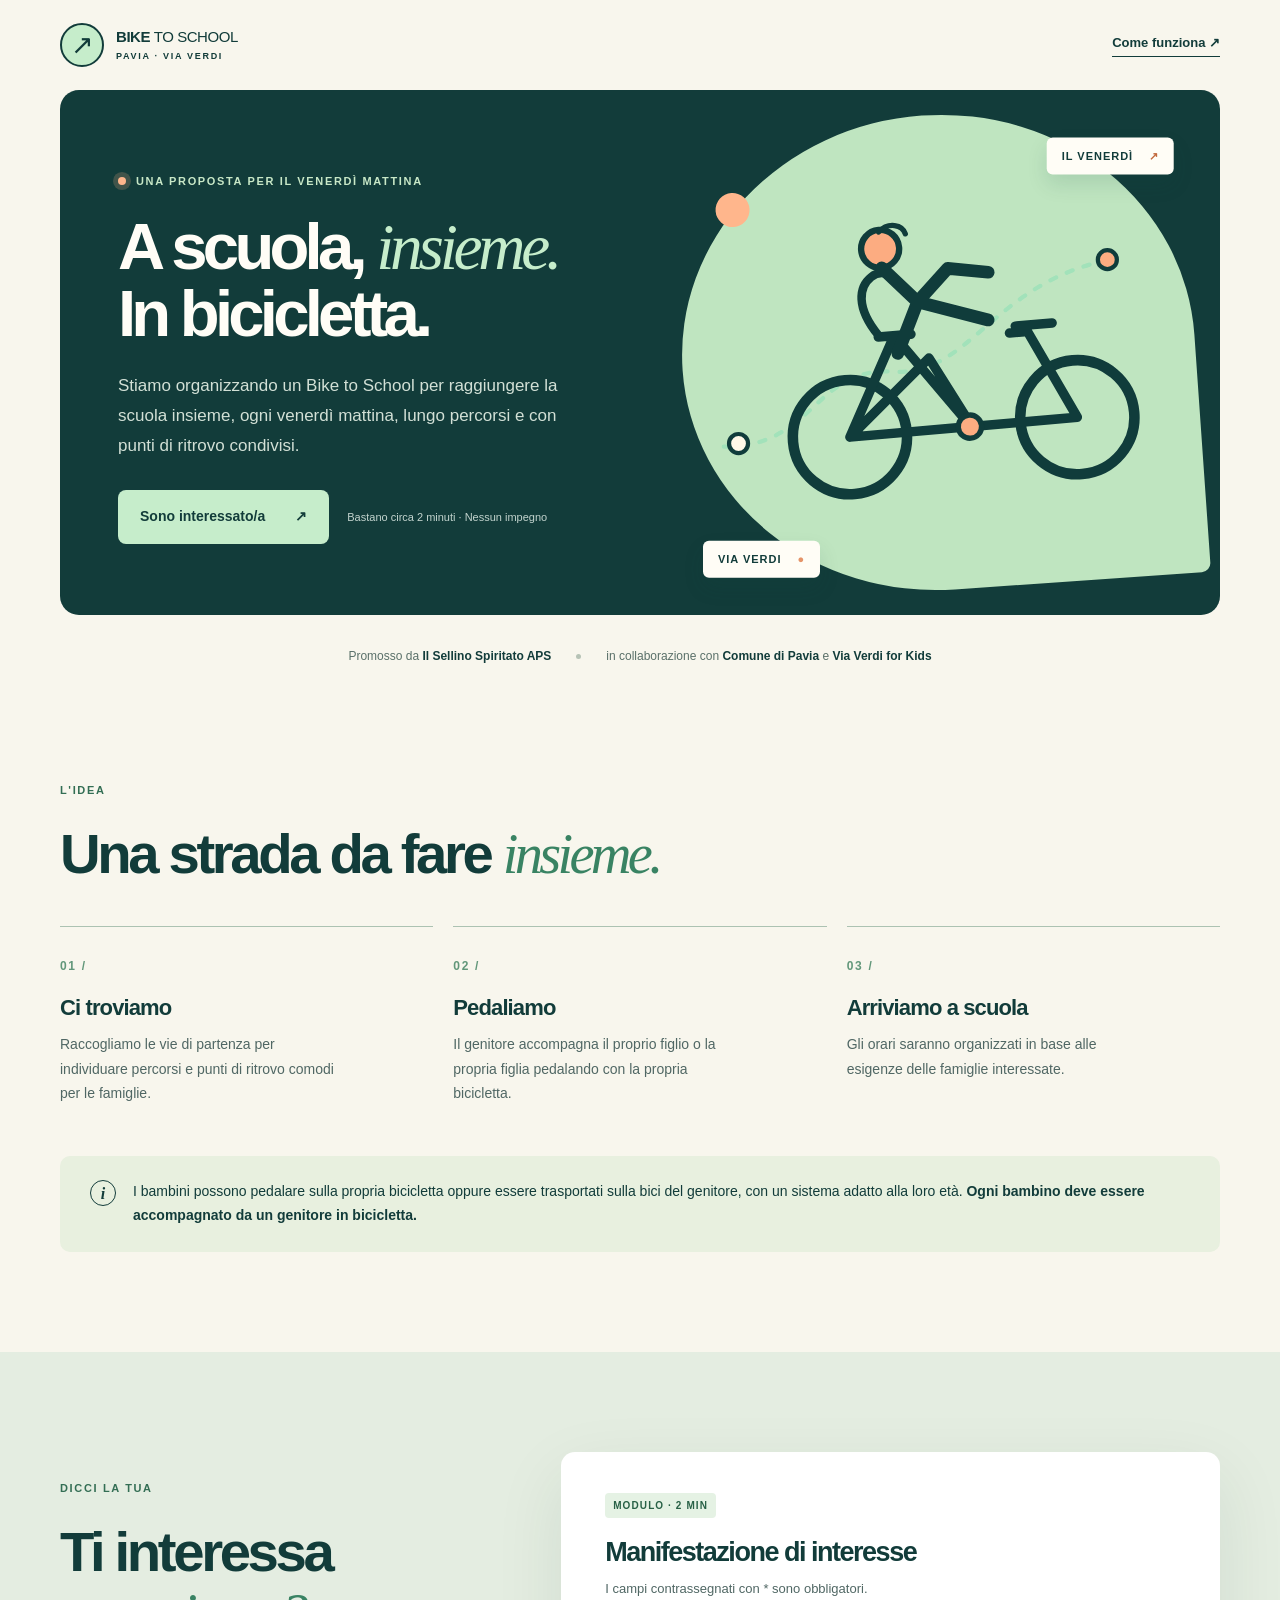
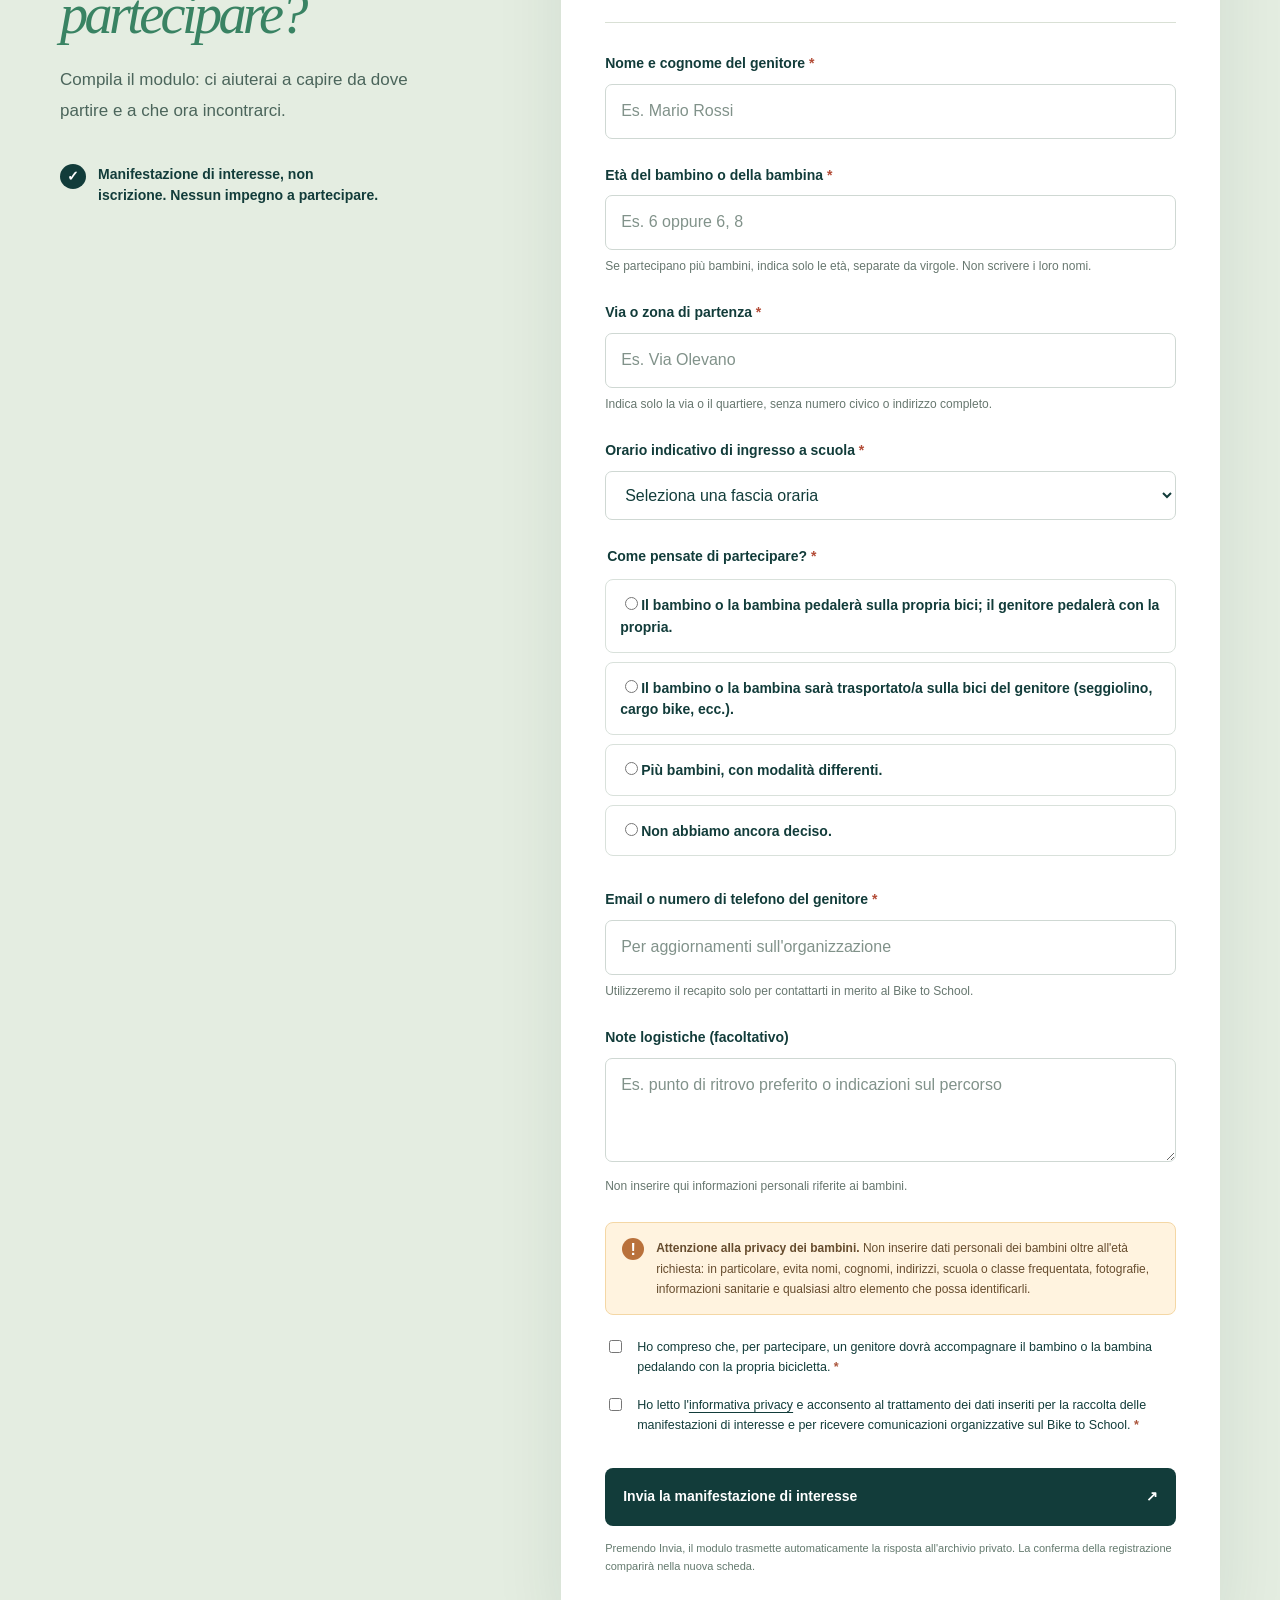
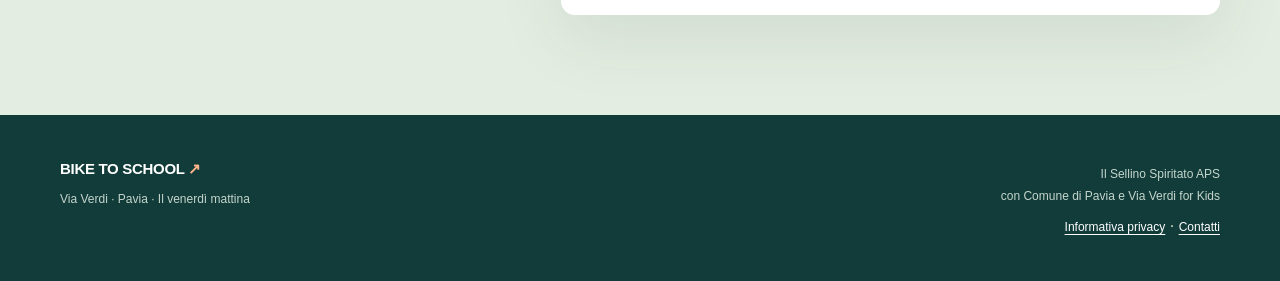
<file: index.html>
<!doctype html>
<html lang="it">
<head>
  <meta charset="utf-8">
  <meta name="viewport" content="width=device-width, initial-scale=1">
  <meta name="theme-color" content="#103c3b">
  <meta name="description" content="Bike to School – Via Verdi, Pavia. Manifestazione di interesse per andare a scuola insieme in bicicletta il venerdì mattina.">
  <title>Bike to School · Via Verdi, Pavia</title>
  <link rel="stylesheet" href="./style.css">
  <script src="./config.js" defer></script>
  <script src="./app.js" defer></script>
</head>
<body>
<a class="skip" href="#modulo">Vai al modulo</a>
<header class="topbar wrap">
  <a class="brand" href="./" aria-label="Bike to School Via Verdi, homepage"><span class="brand-mark" aria-hidden="true">↗</span><span>BIKE <span class="brand-light">TO SCHOOL</span><small>PAVIA · VIA VERDI</small></span></a>
  <a class="navlink" href="#come-funziona">Come funziona <span aria-hidden="true">↗</span></a>
</header>
<main>
  <section class="hero wrap" aria-labelledby="hero-title">
    <div class="hero-content">
      <p class="eyebrow"><span class="pulse"></span> Una proposta per il venerdì mattina</p>
      <h1 id="hero-title">A scuola, <em>insieme.</em><br>In bicicletta.</h1>
      <p class="hero-lead">Stiamo organizzando un Bike to School per raggiungere la scuola insieme, ogni venerdì mattina, lungo percorsi e con punti di ritrovo condivisi.</p>
      <div class="hero-actions"><a class="btn btn-light" href="#modulo">Sono interessato/a <span aria-hidden="true">↗</span></a><span class="tiny-note">Bastano circa 2 minuti · Nessun impegno</span></div>
    </div>
    <div class="hero-art" aria-hidden="true">
      <div class="art-chip chip-top">IL VENERDÌ <span>↗</span></div>
      <svg class="route" viewBox="0 0 440 360" role="presentation" focusable="false">
      <path d="M30 273 C 115 274, 116 197, 190 202 S 285 115, 401 95" stroke="#a2e2ba" stroke-width="4" stroke-dasharray="6 11" stroke-linecap="round" fill="none"/>
      <circle cx="44" cy="270" r="9" fill="#fff8e8" stroke="#103c3b" stroke-width="4"/><circle cx="393" cy="96" r="9" fill="#fcac81" stroke="#103c3b" stroke-width="4"/>
      <g transform="translate(62 114) rotate(-5)">
        <circle cx="74" cy="157" r="54" fill="none" stroke="#103c3b" stroke-width="10"/><circle cx="290" cy="157" r="54" fill="none" stroke="#103c3b" stroke-width="10"/>
        <path d="M74 157 124 65 189 157H74L155 89 190 157 290 157 250 72 233 72M109 65h31M239 66h35" fill="none" stroke="#103c3b" stroke-width="9" stroke-linecap="round" stroke-linejoin="round"/>
        <circle cx="188" cy="157" r="11" fill="#fcac81" stroke="#103c3b" stroke-width="5"/>
        <path d="M109 63c-19-28-14-47-2-55 9-6 21-3 24 9" fill="none" stroke="#103c3b" stroke-width="8" stroke-linecap="round"/>
        <circle cx="118" cy="-18" r="18" fill="#fcac81" stroke="#103c3b" stroke-width="6"/>
        <path d="M118 0 149 35 214 58M149 35 126 82M149 35 180 6 218 13" fill="none" stroke="#103c3b" stroke-width="12" stroke-linecap="round" stroke-linejoin="round"/>
        <path d="M118-34c10-9 23-5 25 4" fill="none" stroke="#103c3b" stroke-width="5" stroke-linecap="round"/>
      </g>
      </svg>
      <div class="art-chip chip-bottom">VIA VERDI <span aria-hidden="true">●</span></div>
      <div class="art-sun"></div>
    </div>
  </section>

  <section class="partners wrap" aria-label="Promotori e collaboratori"><span>Promosso da <strong>Il Sellino Spiritato APS</strong></span><span class="separator" aria-hidden="true"></span><span>in collaborazione con <strong>Comune di Pavia</strong> e <strong>Via Verdi for Kids</strong></span></section>

  <section class="explain wrap" id="come-funziona">
    <div class="section-intro"><p class="eyebrow dark">L'IDEA</p><h2>Una strada da fare <em>insieme.</em></h2></div>
    <div class="facts">
      <article class="fact"><span class="fact-no">01 /</span><h3>Ci troviamo</h3><p>Raccogliamo le vie di partenza per individuare percorsi e punti di ritrovo comodi per le famiglie.</p></article>
      <article class="fact"><span class="fact-no">02 /</span><h3>Pedaliamo</h3><p>Il genitore accompagna il proprio figlio o la propria figlia pedalando con la propria bicicletta.</p></article>
      <article class="fact"><span class="fact-no">03 /</span><h3>Arriviamo a scuola</h3><p>Gli orari saranno organizzati in base alle esigenze delle famiglie interessate.</p></article>
    </div>
    <div class="notice"><span class="notice-icon" aria-hidden="true">i</span><p>I bambini possono pedalare sulla propria bicicletta oppure essere trasportati sulla bici del genitore, con un sistema adatto alla loro età. <strong>Ogni bambino deve essere accompagnato da un genitore in bicicletta.</strong></p></div>
  </section>

  <section class="form-section" id="modulo">
    <div class="wrap form-layout">
      <div class="form-side"><p class="eyebrow dark">DICCI LA TUA</p><h2>Ti interessa<br><em>partecipare?</em></h2><p>Compila il modulo: ci aiuterai a capire da dove partire e a che ora incontrarci.</p><div class="no-commit"><span aria-hidden="true">✓</span> Manifestazione di interesse, non iscrizione. Nessun impegno a partecipare.</div></div>
      <div class="form-card">
        <div class="form-card-head"><span class="tag">MODULO · 2 MIN</span><h3>Manifestazione di interesse</h3><p>I campi contrassegnati con * sono obbligatori.</p></div>
        <form id="interest-form" novalidate>
          <div class="field"><label for="genitore">Nome e cognome del genitore <span>*</span></label><input id="genitore" name="genitore" autocomplete="name" maxlength="100" required placeholder="Es. Mario Rossi"></div>
          <div class="field"><label for="eta_bambini">Età del bambino o della bambina <span>*</span></label><input id="eta_bambini" name="eta_bambini" inputmode="numeric" maxlength="32" required placeholder="Es. 6 oppure 6, 8"><small>Se partecipano più bambini, indica solo le età, separate da virgole. Non scrivere i loro nomi.</small></div>
          <div class="field"><label for="partenza">Via o zona di partenza <span>*</span></label><input id="partenza" name="partenza" maxlength="90" required placeholder="Es. Via Olevano"><small>Indica solo la via o il quartiere, senza numero civico o indirizzo completo.</small></div>
          <div class="field"><label for="ingresso">Orario indicativo di ingresso a scuola <span>*</span></label><select id="ingresso" name="ingresso" required><option value="">Seleziona una fascia oraria</option><option>7:30–7:45</option><option>7:45–8:00</option><option>8:00–8:15</option><option>8:15–8:30</option><option>8:30–8:45</option><option>Dopo le 8:45</option></select></div>
          <fieldset class="field choice-field"><legend>Come pensate di partecipare? <span>*</span></legend>
            <label class="choice"><input type="radio" name="modalita" value="Bambino/a sulla propria bici, genitore in bici" required><span>Il bambino o la bambina pedalerà sulla propria bici; il genitore pedalerà con la propria.</span></label>
            <label class="choice"><input type="radio" name="modalita" value="Bambino/a trasportato/a sulla bici del genitore"><span>Il bambino o la bambina sarà trasportato/a sulla bici del genitore (seggiolino, cargo bike, ecc.).</span></label>
            <label class="choice"><input type="radio" name="modalita" value="Più bambini, modalità differenti"><span>Più bambini, con modalità differenti.</span></label>
            <label class="choice"><input type="radio" name="modalita" value="Da definire"><span>Non abbiamo ancora deciso.</span></label>
          </fieldset>
          <div class="field"><label for="contatto">Email o numero di telefono del genitore <span>*</span></label><input id="contatto" name="contatto" maxlength="100" required placeholder="Per aggiornamenti sull'organizzazione"><small>Utilizzeremo il recapito solo per contattarti in merito al Bike to School.</small></div>
          <div class="field"><label for="note">Note logistiche (facoltativo)</label><textarea id="note" name="note" maxlength="250" rows="3" placeholder="Es. punto di ritrovo preferito o indicazioni sul percorso"></textarea><small>Non inserire qui informazioni personali riferite ai bambini.</small></div>
          <div class="privacy-warning"><span aria-hidden="true">!</span><p><strong>Attenzione alla privacy dei bambini.</strong> Non inserire dati personali dei bambini oltre all'età richiesta: in particolare, evita nomi, cognomi, indirizzi, scuola o classe frequentata, fotografie, informazioni sanitarie e qualsiasi altro elemento che possa identificarli.</p></div>
          <label class="check"><input type="checkbox" id="accompagnamento" required><span>Ho compreso che, per partecipare, un genitore dovrà accompagnare il bambino o la bambina pedalando con la propria bicicletta. <b>*</b></span></label>
          <label class="check"><input type="checkbox" id="consenso" required><span>Ho letto l'<a href="./privacy.html" target="_blank" rel="noopener">informativa privacy</a> e acconsento al trattamento dei dati inseriti per la raccolta delle manifestazioni di interesse e per ricevere comunicazioni organizzative sul Bike to School. <b>*</b></span></label>
          <div class="anti-bot" aria-hidden="true"><label for="website">Lascia vuoto questo campo</label><input id="website" name="website" tabindex="-1" autocomplete="off"></div>
          <div id="form-status" class="form-status" role="status" aria-live="polite"></div>
          <button type="submit" class="btn btn-submit" id="send-button" disabled>Invia la manifestazione di interesse <span aria-hidden="true">↗</span></button>
          <p id="send-hint" class="submit-hint">La risposta sarà inviata automaticamente all'archivio riservato. L'invio sarà disponibile dopo l'attivazione del servizio di raccolta.</p>
        </form>
      </div>
    </div>
  </section>
</main>
<footer class="footer"><div class="wrap footer-inner"><div><strong>BIKE TO SCHOOL <span>↗</span></strong><p>Via Verdi · Pavia · Il venerdì mattina</p></div><div><p>Il Sellino Spiritato APS<br>con Comune di Pavia e Via Verdi for Kids</p><a href="./privacy.html">Informativa privacy</a> · <a href="mailto:ilsellinospiritato@gmail.com">Contatti</a></div></div></footer>
</body>
</html>
</file>
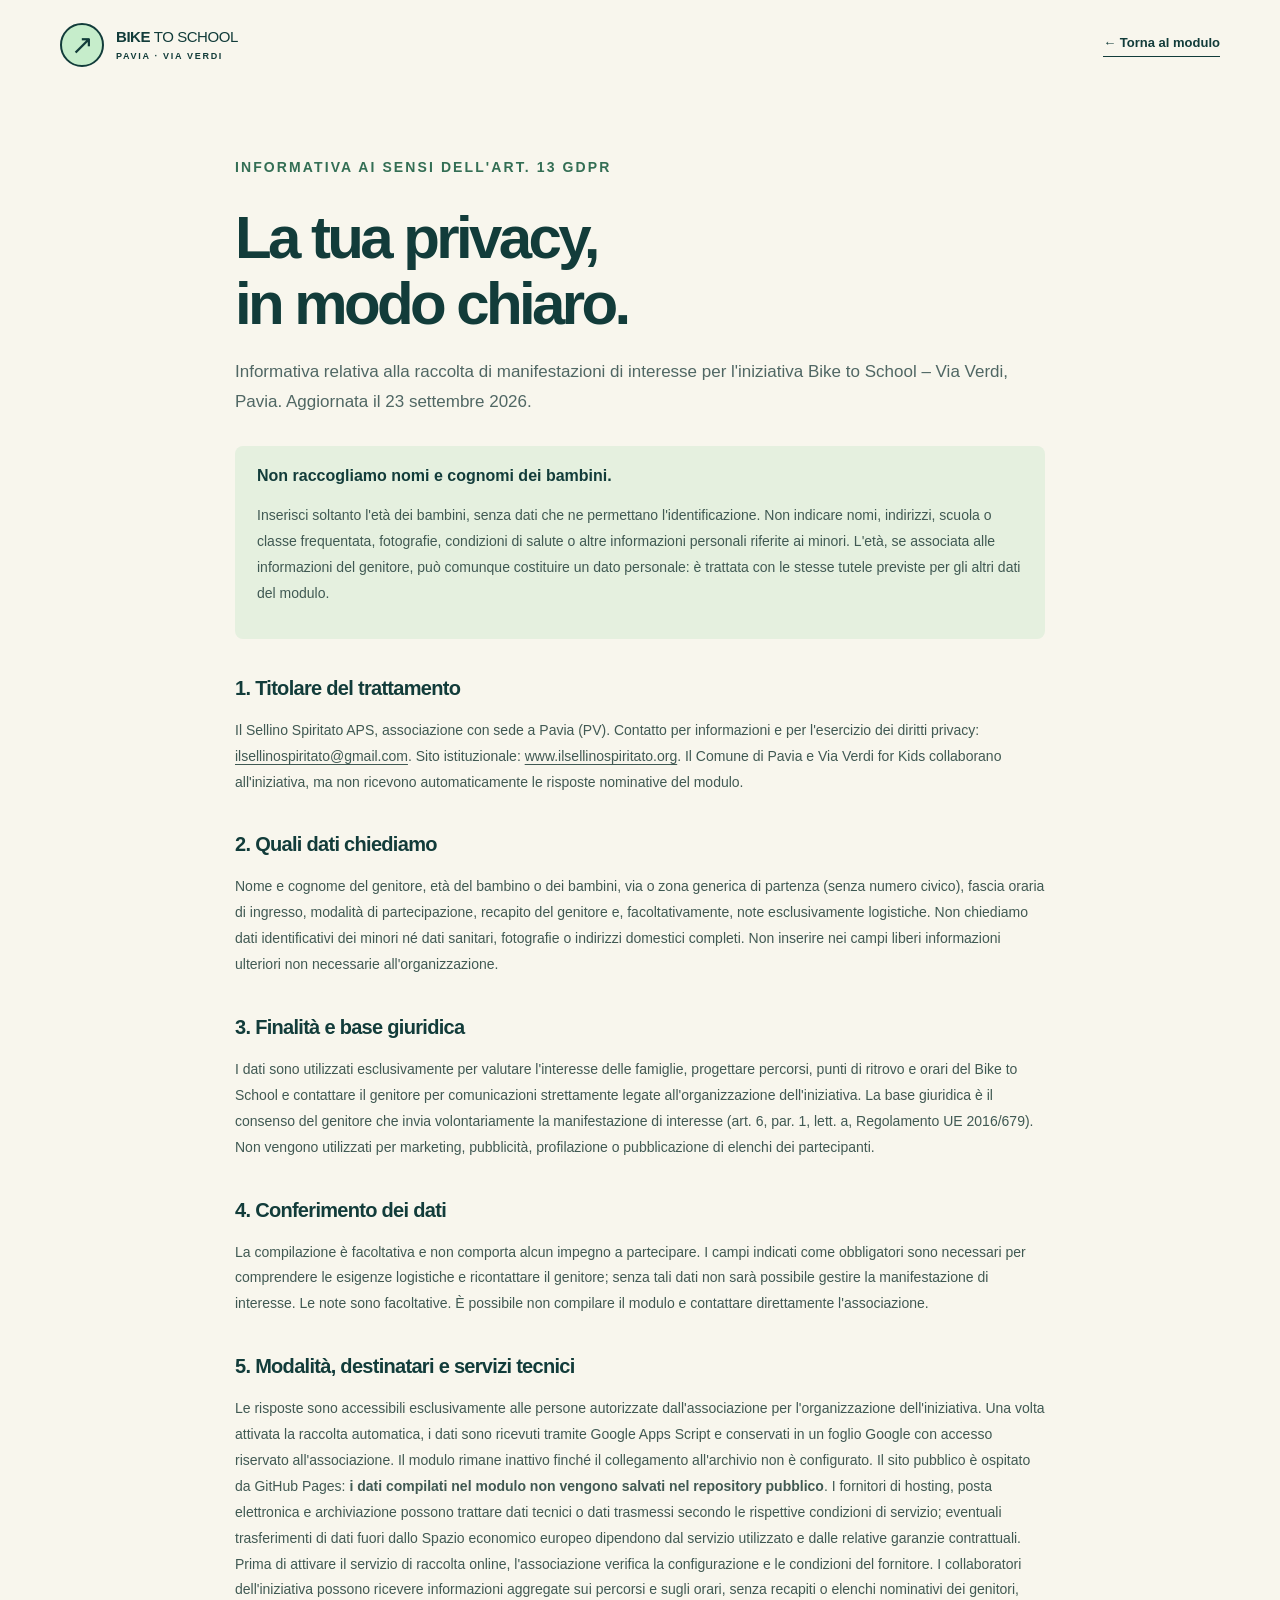
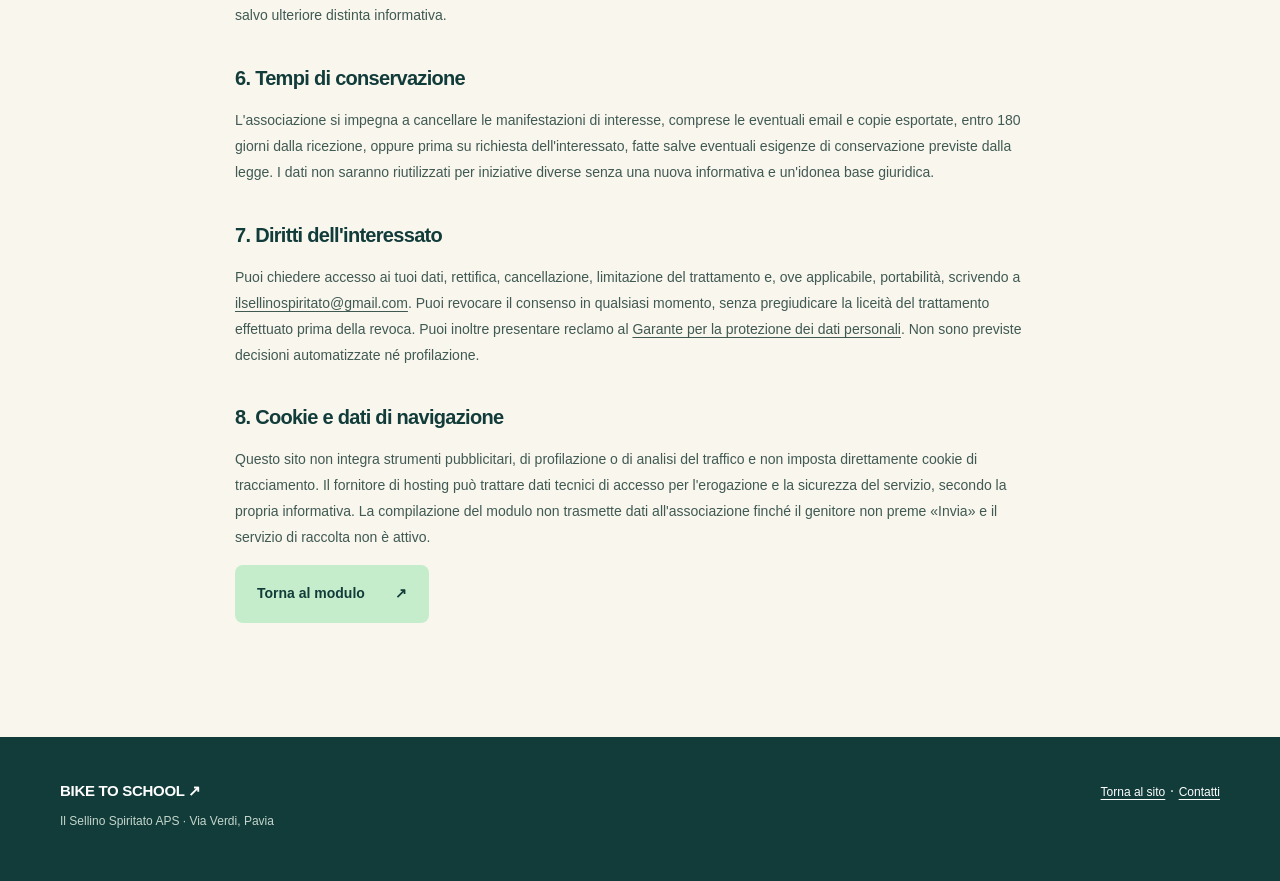
<file: privacy.html>
<!doctype html>
<html lang="it">
<head><meta charset="utf-8"><meta name="viewport" content="width=device-width,initial-scale=1"><meta name="theme-color" content="#103c3b"><meta name="robots" content="index,follow"><meta name="description" content="Informativa privacy per il modulo di manifestazione di interesse Bike to School – Via Verdi."><title>Informativa privacy · Bike to School Via Verdi</title><link rel="stylesheet" href="./style.css"></head>
<body class="privacy-page">
<header class="topbar wrap"><a class="brand" href="./" aria-label="Torna al Bike to School"><span class="brand-mark" aria-hidden="true">↗</span><span>BIKE <span class="brand-light">TO SCHOOL</span><small>PAVIA · VIA VERDI</small></span></a><a class="navlink" href="./#modulo">← Torna al modulo</a></header>
<main class="wrap privacy-main"><p class="eyebrow dark">INFORMATIVA AI SENSI DELL'ART. 13 GDPR</p><h1>La tua privacy,<br>in modo chiaro.</h1><p class="intro">Informativa relativa alla raccolta di manifestazioni di interesse per l'iniziativa Bike to School – Via Verdi, Pavia. Aggiornata il 23 settembre 2026.</p>
<div class="privacy-highlight"><strong>Non raccogliamo nomi e cognomi dei bambini.</strong><p>Inserisci soltanto l'età dei bambini, senza dati che ne permettano l'identificazione. Non indicare nomi, indirizzi, scuola o classe frequentata, fotografie, condizioni di salute o altre informazioni personali riferite ai minori. L'età, se associata alle informazioni del genitore, può comunque costituire un dato personale: è trattata con le stesse tutele previste per gli altri dati del modulo.</p></div>
<h2>1. Titolare del trattamento</h2><p>Il Sellino Spiritato APS, associazione con sede a Pavia (PV). Contatto per informazioni e per l'esercizio dei diritti privacy: <a href="mailto:ilsellinospiritato@gmail.com">ilsellinospiritato@gmail.com</a>. Sito istituzionale: <a href="https://www.ilsellinospiritato.org/" target="_blank" rel="noopener">www.ilsellinospiritato.org</a>. Il Comune di Pavia e Via Verdi for Kids collaborano all'iniziativa, ma non ricevono automaticamente le risposte nominative del modulo.</p>
<h2>2. Quali dati chiediamo</h2><p>Nome e cognome del genitore, età del bambino o dei bambini, via o zona generica di partenza (senza numero civico), fascia oraria di ingresso, modalità di partecipazione, recapito del genitore e, facoltativamente, note esclusivamente logistiche. Non chiediamo dati identificativi dei minori né dati sanitari, fotografie o indirizzi domestici completi. Non inserire nei campi liberi informazioni ulteriori non necessarie all'organizzazione.</p>
<h2>3. Finalità e base giuridica</h2><p>I dati sono utilizzati esclusivamente per valutare l'interesse delle famiglie, progettare percorsi, punti di ritrovo e orari del Bike to School e contattare il genitore per comunicazioni strettamente legate all'organizzazione dell'iniziativa. La base giuridica è il consenso del genitore che invia volontariamente la manifestazione di interesse (art. 6, par. 1, lett. a, Regolamento UE 2016/679). Non vengono utilizzati per marketing, pubblicità, profilazione o pubblicazione di elenchi dei partecipanti.</p>
<h2>4. Conferimento dei dati</h2><p>La compilazione è facoltativa e non comporta alcun impegno a partecipare. I campi indicati come obbligatori sono necessari per comprendere le esigenze logistiche e ricontattare il genitore; senza tali dati non sarà possibile gestire la manifestazione di interesse. Le note sono facoltative. È possibile non compilare il modulo e contattare direttamente l'associazione.</p>
<h2>5. Modalità, destinatari e servizi tecnici</h2><p>Le risposte sono accessibili esclusivamente alle persone autorizzate dall'associazione per l'organizzazione dell'iniziativa. Una volta attivata la raccolta automatica, i dati sono ricevuti tramite Google Apps Script e conservati in un foglio Google con accesso riservato all'associazione. Il modulo rimane inattivo finché il collegamento all'archivio non è configurato. Il sito pubblico è ospitato da GitHub Pages: <strong>i dati compilati nel modulo non vengono salvati nel repository pubblico</strong>. I fornitori di hosting, posta elettronica e archiviazione possono trattare dati tecnici o dati trasmessi secondo le rispettive condizioni di servizio; eventuali trasferimenti di dati fuori dallo Spazio economico europeo dipendono dal servizio utilizzato e dalle relative garanzie contrattuali. Prima di attivare il servizio di raccolta online, l'associazione verifica la configurazione e le condizioni del fornitore. I collaboratori dell'iniziativa possono ricevere informazioni aggregate sui percorsi e sugli orari, senza recapiti o elenchi nominativi dei genitori, salvo ulteriore distinta informativa.</p>
<h2>6. Tempi di conservazione</h2><p>L'associazione si impegna a cancellare le manifestazioni di interesse, comprese le eventuali email e copie esportate, entro 180 giorni dalla ricezione, oppure prima su richiesta dell'interessato, fatte salve eventuali esigenze di conservazione previste dalla legge. I dati non saranno riutilizzati per iniziative diverse senza una nuova informativa e un'idonea base giuridica.</p>
<h2>7. Diritti dell'interessato</h2><p>Puoi chiedere accesso ai tuoi dati, rettifica, cancellazione, limitazione del trattamento e, ove applicabile, portabilità, scrivendo a <a href="mailto:ilsellinospiritato@gmail.com">ilsellinospiritato@gmail.com</a>. Puoi revocare il consenso in qualsiasi momento, senza pregiudicare la liceità del trattamento effettuato prima della revoca. Puoi inoltre presentare reclamo al <a href="https://www.garanteprivacy.it/" target="_blank" rel="noopener">Garante per la protezione dei dati personali</a>. Non sono previste decisioni automatizzate né profilazione.</p>
<h2>8. Cookie e dati di navigazione</h2><p>Questo sito non integra strumenti pubblicitari, di profilazione o di analisi del traffico e non imposta direttamente cookie di tracciamento. Il fornitore di hosting può trattare dati tecnici di accesso per l'erogazione e la sicurezza del servizio, secondo la propria informativa. La compilazione del modulo non trasmette dati all'associazione finché il genitore non preme «Invia» e il servizio di raccolta non è attivo.</p>
<p><a class="btn btn-light" href="./#modulo">Torna al modulo <span aria-hidden="true">↗</span></a></p>
</main><footer class="footer"><div class="wrap footer-inner"><div><strong>BIKE TO SCHOOL ↗</strong><p>Il Sellino Spiritato APS · Via Verdi, Pavia</p></div><div><a href="./">Torna al sito</a> · <a href="mailto:ilsellinospiritato@gmail.com">Contatti</a></div></div></footer></body></html>
</file>
<file: style.css>
:root{--ink:#123c3a;--muted:#506764;--paper:#f8f6ed;--cream:#fffdf6;--mint:#c6edcb;--green:#225b4d;--accent:#ffb68c;--line:#d9e0d5;--shadow:0 24px 70px rgba(9,54,47,.09)}*{box-sizing:border-box}html{scroll-behavior:smooth}body{margin:0;background:var(--paper);color:var(--ink);font-family:Inter,ui-sans-serif,-apple-system,BlinkMacSystemFont,"Segoe UI",sans-serif;line-height:1.55}a{color:inherit}button,input,select,textarea{font:inherit}button{cursor:pointer}button:disabled{cursor:not-allowed;opacity:.5}*:focus-visible{outline:3px solid #d77341;outline-offset:3px}.wrap{width:min(1160px,calc(100% - 48px));margin-inline:auto}.skip{position:absolute;left:12px;top:-100px;padding:12px 18px;background:white;z-index:30}.skip:focus{top:12px}.topbar{display:flex;align-items:center;justify-content:space-between;padding:23px 0;gap:20px}.brand{display:inline-flex;gap:12px;align-items:center;text-decoration:none;font-size:15px;font-weight:900;line-height:1.05;letter-spacing:-.03em}.brand-light{font-weight:500}.brand small{display:block;font-size:9px;letter-spacing:.19em;font-weight:700;margin-top:7px}.brand-mark{display:grid;place-items:center;width:44px;height:44px;border:2px solid var(--ink);border-radius:50%;background:var(--mint);font-size:27px;font-weight:400}.navlink{font-size:13px;text-decoration:none;font-weight:700;border-bottom:1px solid currentColor;padding-bottom:3px}.hero{background:var(--ink);border-radius:19px;min-height:525px;color:var(--cream);display:grid;grid-template-columns:1.03fr .97fr;overflow:hidden;position:relative}.hero-content{z-index:2;padding:66px 0 54px 58px;align-self:center}.eyebrow{font-size:11px;letter-spacing:.15em;text-transform:uppercase;font-weight:850;color:#c8e8c7;display:flex;align-items:center;gap:10px;margin:0 0 24px}.eyebrow.dark{color:#336e54}.pulse{width:8px;height:8px;display:inline-block;background:var(--accent);border-radius:50%;box-shadow:0 0 0 5px #ffb68c33}.hero h1{font-size:clamp(46px,5.1vw,76px);line-height:1.02;letter-spacing:-.073em;font-weight:850;margin:0 0 24px;white-space:nowrap}.hero h1 em,.section-intro h2 em,.form-side h2 em{color:var(--mint);font-family:Georgia,serif;font-weight:400;letter-spacing:-.065em}.hero-lead{max-width:450px;color:#d2e0d6;font-size:17px;line-height:1.75}.hero-actions{display:flex;align-items:center;flex-wrap:wrap;gap:18px;margin-top:30px}.btn{display:inline-flex;align-items:center;justify-content:center;gap:30px;text-decoration:none;border:0;border-radius:8px;padding:16px 22px;font-weight:800;font-size:14px;transition:transform .2s,background .2s}.btn:hover{transform:translateY(-2px)}.btn-light{color:var(--ink);background:var(--mint)}.btn-light:hover{background:#ddffdf}.tiny-note{font-size:11px;color:#c3d4ce}.hero-art{position:relative;min-height:465px;display:flex;align-items:center;justify-content:center;background:#bfe5c0;margin:25px;border-radius:50% 50% 9px 50%;transform:rotate(-4deg)}.route{position:relative;z-index:2;width:100%;height:auto;max-width:465px;transform:rotate(4deg) translate(-3%,-1%);overflow:visible}.art-chip{position:absolute;z-index:3;background:var(--cream);color:var(--ink);padding:10px 15px;font-weight:900;font-size:11px;letter-spacing:.09em;box-shadow:0 10px 20px #12463c20;transform:rotate(4deg);border-radius:6px}.chip-top{top:35px;right:7px}.chip-top span{margin-left:12px;color:#c2683b}.chip-bottom{bottom:25px;left:7px}.chip-bottom span{margin-left:12px;color:#e59469}.art-sun{position:absolute;top:64px;left:44px;width:34px;height:34px;background:var(--accent);border-radius:50%}.partners{display:flex;align-items:center;justify-content:center;gap:25px;padding:32px 15px 36px;font-size:12px;color:#5a7069;flex-wrap:wrap}.partners strong{color:var(--ink)}.separator{width:5px;height:5px;background:#b7c3b6;border-radius:50%}.explain{padding:80px 0 100px}.section-intro h2,.form-side h2{font-size:clamp(38px,4.4vw,58px);line-height:1.1;letter-spacing:-.06em;margin:0}.section-intro h2 em,.form-side h2 em{color:#398363}.facts{display:grid;grid-template-columns:repeat(3,1fr);gap:20px;margin-top:40px}.fact{border-top:1px solid #acc2b2;padding:26px 16px 5px 0}.fact-no{color:#62977a;font-size:12px;font-weight:800;letter-spacing:.14em}.fact h3{font-size:22px;letter-spacing:-.04em;margin:14px 0 7px}.fact p{font-size:14px;line-height:1.75;margin:0;color:var(--muted);max-width:280px}.notice{display:flex;gap:17px;align-items:flex-start;background:#e8f0df;border-radius:10px;margin-top:45px;padding:24px 30px}.notice-icon{flex:none;width:26px;height:26px;border:1px solid var(--ink);border-radius:50%;font-family:Georgia,serif;text-align:center;line-height:25px;font-style:italic;font-weight:bold}.notice p{margin:0;font-size:14px;line-height:1.7}.form-section{background:#e4ede1;padding:100px 0}.form-layout{display:grid;grid-template-columns:.78fr 1.22fr;gap:80px;align-items:start}.form-side{padding-top:28px;position:sticky;top:30px}.form-side h2{margin-bottom:20px}.form-side>p:not(.eyebrow){font-size:17px;color:#4b655b;max-width:350px;line-height:1.8}.no-commit{margin-top:37px;display:flex;align-items:flex-start;gap:12px;font-size:14px;font-weight:750;max-width:320px}.no-commit span{border-radius:50%;background:var(--ink);color:white;padding:0 7px;line-height:25px}.form-card{background:white;border-radius:14px;box-shadow:var(--shadow);padding:40px 44px}.form-card-head{padding-bottom:23px;border-bottom:1px solid var(--line);margin-bottom:30px}.tag{background:#e5f2e4;color:#286146;border-radius:4px;padding:5px 8px;display:inline-block;font-weight:850;font-size:10px;letter-spacing:.11em}.form-card-head h3{font-size:27px;letter-spacing:-.055em;margin:14px 0 5px}.form-card-head p{font-size:13px;color:var(--muted);margin:0}.field{margin-bottom:26px}.field>label,.choice-field legend{font-size:14px;font-weight:750;display:block;margin-bottom:9px}.field label span,.choice-field legend span{color:#b34c37}.field input:not([type=radio]),.field select,.field textarea{border:1px solid #cfd8d3;border-radius:7px;width:100%;padding:14px 15px;background:#fff;color:var(--ink);min-height:49px;outline-offset:2px}.field input:focus,.field select:focus,.field textarea:focus{border-color:#29775d;box-shadow:0 0 0 3px #bde3cc80;outline:none}.field input::placeholder,.field textarea::placeholder{color:#81928a}.field small{display:block;font-size:12px;line-height:1.6;color:#67776f;margin-top:7px}.choice-field{border:0;margin:0 0 24px;padding:0}.choice-field legend{margin-bottom:12px}.choice{display:flex;align-items:flex-start;gap:12px;border:1px solid #d9e1db;border-radius:8px;padding:13px 14px;margin-bottom:9px;cursor:pointer;font-size:13px;line-height:1.55}.choice:has(input:checked){border-color:#3e8f6e;background:#f2faf2}.choice input{accent-color:#286c50;margin-top:4px;flex:none}.choice span{color:var(--ink)!important}.privacy-warning{display:flex;gap:12px;background:#fff3df;border:1px solid #f4d7a5;border-radius:8px;padding:15px 16px;margin-bottom:22px}.privacy-warning>span{width:22px;height:22px;flex:none;border-radius:50%;background:#b9713b;color:white;display:grid;place-items:center;font-weight:850}.privacy-warning p{font-size:12px;line-height:1.7;margin:0;color:#674d2f}.check{display:flex;gap:12px;align-items:flex-start;font-size:12.5px;line-height:1.6;margin:18px 0;cursor:pointer}.check input{flex:none;accent-color:#286c50;margin-top:3px}.check a{text-underline-offset:3px}.check b{color:#aa543b}.btn-submit{width:100%;background:var(--ink);color:white;margin-top:15px;font-size:14px;padding:18px;justify-content:space-between}.btn-submit:hover{background:#245e54}.submit-hint{font-size:11px;color:#647a6e;line-height:1.65;margin:13px 0 0}.form-status{font-size:13px;font-weight:650;line-height:1.6;color:#8a452b}.form-status:not(:empty){padding:12px 0}.anti-bot{position:absolute!important;width:1px!important;height:1px!important;opacity:0!important;overflow:hidden!important;pointer-events:none!important}.footer{background:#123c3a;color:#d1e7d6;padding:42px 0}.footer-inner{display:flex;justify-content:space-between;gap:25px}.footer-inner>div:last-child{text-align:right}.footer strong{font-size:15px;letter-spacing:-.02em;color:white}.footer strong span{color:#ffb68c}.footer p{font-size:12px;line-height:1.8;margin:7px 0;color:#c4d6cc}.footer a{font-size:12px;color:white;text-underline-offset:3px}.privacy-page{background:var(--paper);min-height:80vh}.privacy-main{max-width:810px;padding:65px 0 100px}.privacy-main h1{font-size:clamp(38px,5vw,60px);line-height:1.1;letter-spacing:-.06em;margin:10px 0 20px}.privacy-main .intro{font-size:17px;color:var(--muted);line-height:1.75}.privacy-main h2{font-size:20px;letter-spacing:-.035em;margin:34px 0 9px}.privacy-main p,.privacy-main li{color:#405953;font-size:14px;line-height:1.85}.privacy-main ul{padding-left:20px}.privacy-main .privacy-highlight{background:#e5f0df;padding:18px 22px;border-radius:8px;margin:30px 0}.privacy-main a{text-underline-offset:3px}@media(max-width:950px){.hero{grid-template-columns:1fr}.hero-content{padding:45px 34px 0}.hero h1{font-size:clamp(45px,7.4vw,78px)}.hero-art{min-height:310px;max-width:490px;width:calc(100% - 70px);margin:18px auto 35px}.route{max-height:350px}.form-layout{gap:28px;grid-template-columns:1fr}.form-side{position:static;padding:0 0 10px}.form-side>p:not(.eyebrow){max-width:550px}.form-section{padding:70px 0}}@media(max-width:640px){.wrap{width:min(100% - 30px,1160px)}.topbar{padding:16px 0}.brand{font-size:13px}.brand-mark{width:38px;height:38px}.navlink{font-size:11px}.hero{border-radius:12px}.hero-content{padding:43px 25px 0}.hero h1{font-size:clamp(40px,10vw,62px);white-space:normal}.hero-lead{font-size:15px}.hero-art{width:calc(100% - 50px);min-height:280px;margin:20px auto 25px}.route{max-height:300px}.partners{justify-content:flex-start;gap:6px;padding:24px 5px;font-size:11px}.partners span{display:block}.separator{display:none!important}.explain{padding:48px 0 65px}.facts{grid-template-columns:1fr;gap:14px;margin-top:24px}.fact{padding:16px 0 5px}.fact h3{margin:6px 0}.fact p{max-width:100%}.notice{padding:18px;margin-top:30px}.form-section{padding:55px 0}.form-card{padding:27px 20px;border-radius:10px}.form-side h2{font-size:44px}.footer-inner{flex-direction:column}.footer-inner>div:last-child{text-align:left}.privacy-main{padding:42px 0 75px}}@media(prefers-reduced-motion:reduce){html{scroll-behavior:auto}.btn{transition:none}}
</file>
